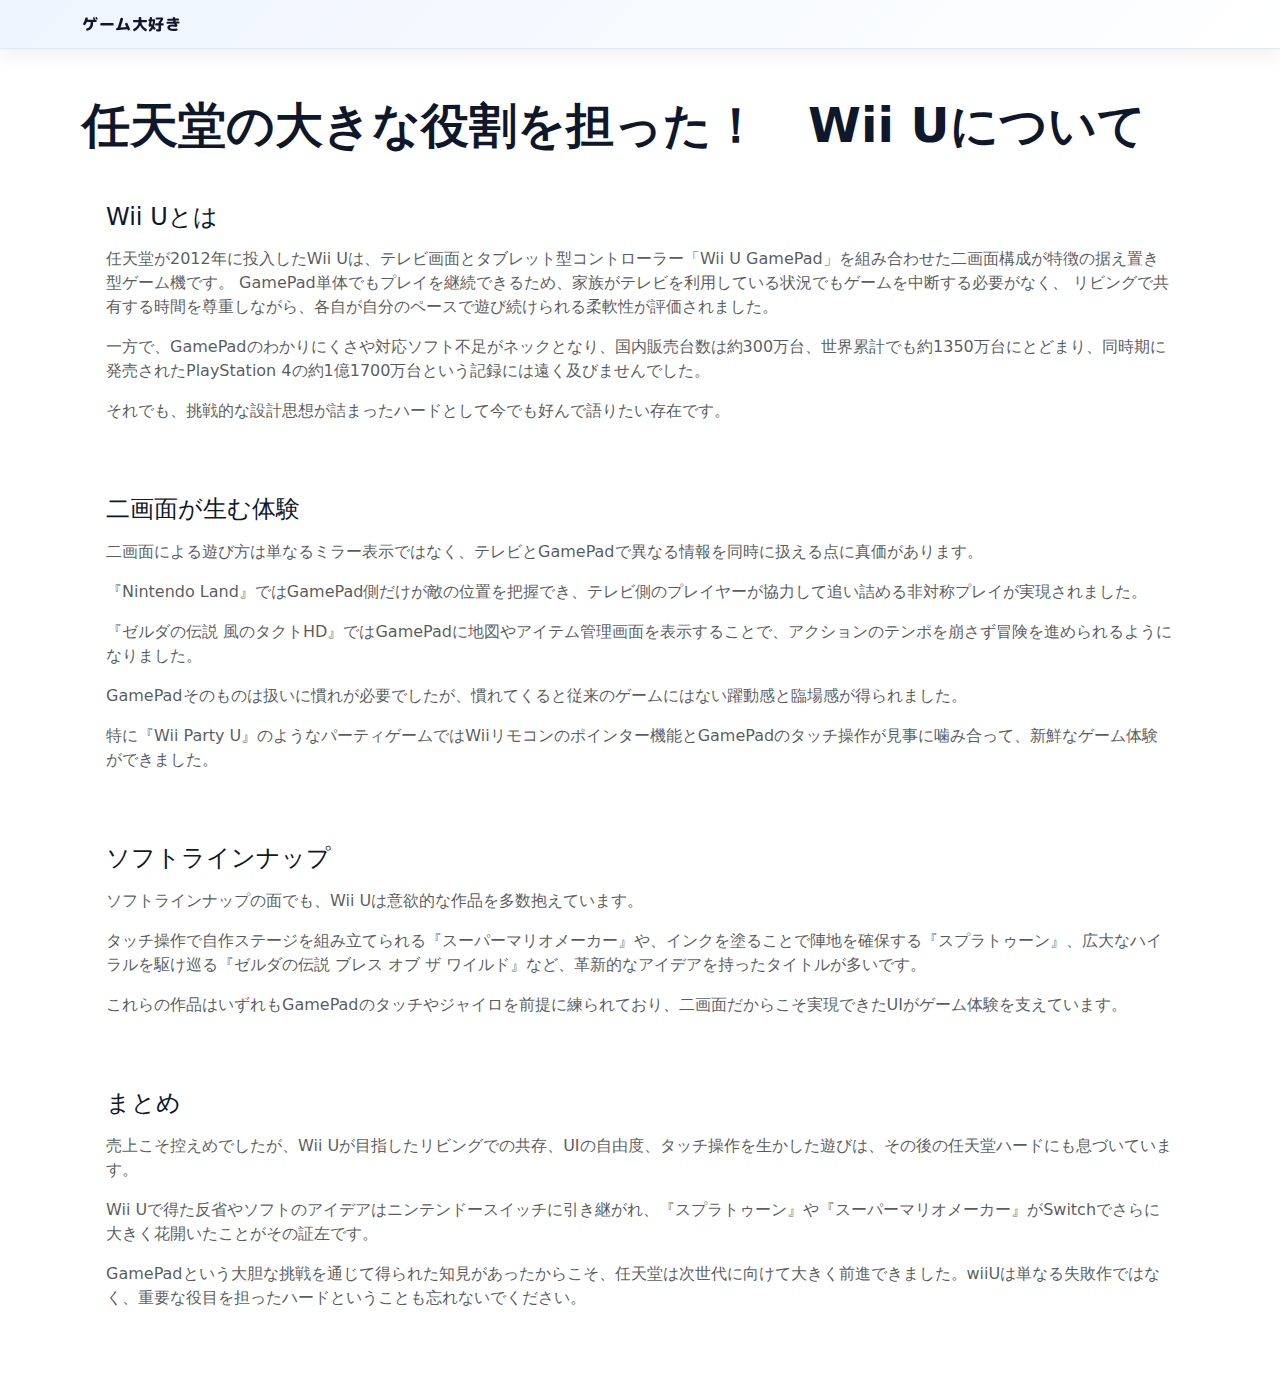
<file: docs/index.html>
<!DOCTYPE html>
<html lang="ja">
<head>
  <meta charset="UTF-8">
  <meta name="viewport" content="width=device-width, initial-scale=1.0">
  <title>任天堂の大きな役割を担った！　Wii Uについて</title>
  <meta name="description" content="任天堂の据え置き型ゲーム機Wii Uの特徴、二画面体験、代表的なソフト、そして次世代機への貢献をまとめています。">
  <meta name="robots" content="index, follow">
  <link rel="canonical" href="https://isshikiry-netizen.github.io/wiiU/">
  <link rel="alternate" hreflang="ja" href="https://isshikiry-netizen.github.io/wiiU/">
  <meta property="og:type" content="article">
  <meta property="og:title" content="任天堂の大きな役割を担った！　Wii Uについて">
  <meta property="og:description" content="Wii Uの特徴や二画面体験、代表的なソフト、次世代への影響を紹介する読み物です。">
  <meta property="og:locale" content="ja_JP">
  <meta property="og:url" content="https://isshikiry-netizen.github.io/wiiU/">
  <meta property="og:site_name" content="ゲーム大好き">
  <meta name="twitter:card" content="summary">
  <meta name="twitter:title" content="任天堂の大きな役割を担った！　Wii Uについて">
  <meta name="twitter:description" content="Wii Uの特徴や二画面体験、代表的なソフト、次世代への影響を紹介する読み物です。">
  <link rel="preconnect" href="https://fonts.googleapis.com">
  <link rel="preconnect" href="https://fonts.gstatic.com" crossorigin>
  <link href="https://fonts.googleapis.com/css2?family=M+PLUS+Rounded+1c:wght@700;800&display=swap" rel="stylesheet">
  <link rel="stylesheet" href="https://cdn.jsdelivr.net/npm/bootstrap@5.3.3/dist/css/bootstrap.min.css" integrity="sha384-QWTKZyjpPEjISv5WaRU9OFeRpok6YctnYmDr5pNlyT2bRjXh0JMhjY6hW+ALEwIH" crossorigin="anonymous">
  <link rel="stylesheet" href="styles.css">
</head>
<body>
  <div class="title-bar">
    <div class="container d-flex align-items-center">
      <span class="site-logo">ゲーム大好き</span>
    </div>
  </div>

  <main class="container py-5">
    <header class="mb-4">
      <h1 class="display-5 fw-bold mb-3 ">任天堂の大きな役割を担った！　Wii Uについて</h1>
    </header>

    <section class="section-card mb-4">
      <h2 class="h4 mb-3">Wii Uとは</h2>
      <p class="mb-3 text-body-secondary">
        任天堂が2012年に投入したWii Uは、テレビ画面とタブレット型コントローラー「Wii U GamePad」を組み合わせた二画面構成が特徴の据え置き型ゲーム機です。
        GamePad単体でもプレイを継続できるため、家族がテレビを利用している状況でもゲームを中断する必要がなく、
        リビングで共有する時間を尊重しながら、各自が自分のペースで遊び続けられる柔軟性が評価されました。
      </p>
      <p class="mb-3 text-body-secondary">
        一方で、GamePadのわかりにくさや対応ソフト不足がネックとなり、国内販売台数は約300万台、世界累計でも約1350万台にとどまり、同時期に発売されたPlayStation 4の約1億1700万台という記録には遠く及びませんでした。
      </p>
      <p class="mb-0 text-body-secondary">
        それでも、挑戦的な設計思想が詰まったハードとして今でも好んで語りたい存在です。
      </p>
    </section>

    <section class="section-card mb-4">
      <h2 class="h4 mb-3">二画面が生む体験</h2>
      <p class="mb-3 text-body-secondary">
        二画面による遊び方は単なるミラー表示ではなく、テレビとGamePadで異なる情報を同時に扱える点に真価があります。
      </p>
      <p class="mb-3 text-body-secondary">
        『Nintendo Land』ではGamePad側だけが敵の位置を把握でき、テレビ側のプレイヤーが協力して追い詰める非対称プレイが実現されました。
      </p>
      <p class="mb-3 text-body-secondary">
        『ゼルダの伝説 風のタクトHD』ではGamePadに地図やアイテム管理画面を表示することで、アクションのテンポを崩さず冒険を進められるようになりました。
      </p>
      <p class="mb-3 text-body-secondary">
        GamePadそのものは扱いに慣れが必要でしたが、慣れてくると従来のゲームにはない躍動感と臨場感が得られました。
      </p>
      <p class="mb-0 text-body-secondary">
        特に『Wii Party U』のようなパーティゲームではWiiリモコンのポインター機能とGamePadのタッチ操作が見事に噛み合って、新鮮なゲーム体験ができました。
      </p>
    </section>

    <section class="section-card mb-4">
      <h2 class="h4 mb-3">ソフトラインナップ</h2>
      <p class="mb-3 text-body-secondary">
        ソフトラインナップの面でも、Wii Uは意欲的な作品を多数抱えています。
      </p>
      <p class="mb-3 text-body-secondary">
        タッチ操作で自作ステージを組み立てられる『スーパーマリオメーカー』や、インクを塗ることで陣地を確保する『スプラトゥーン』、広大なハイラルを駆け巡る『ゼルダの伝説 ブレス オブ ザ ワイルド』など、革新的なアイデアを持ったタイトルが多いです。
      </p>
      <p class="mb-0 text-body-secondary">
        これらの作品はいずれもGamePadのタッチやジャイロを前提に練られており、二画面だからこそ実現できたUIがゲーム体験を支えています。
      </p>
    </section>

    <section class="section-card">
      <h2 class="h4 mb-3">まとめ</h2>
      <p class="mb-3 text-body-secondary">
        売上こそ控えめでしたが、Wii Uが目指したリビングでの共存、UIの自由度、タッチ操作を生かした遊びは、その後の任天堂ハードにも息づいています。
      </p>
      <p class="mb-3 text-body-secondary">
        Wii Uで得た反省やソフトのアイデアはニンテンドースイッチに引き継がれ、『スプラトゥーン』や『スーパーマリオメーカー』がSwitchでさらに大きく花開いたことがその証左です。
      </p>
      <p class="mb-0 text-body-secondary">
        GamePadという大胆な挑戦を通じて得られた知見があったからこそ、任天堂は次世代に向けて大きく前進できました。wiiUは単なる失敗作ではなく、重要な役目を担ったハードということも忘れないでください。
      </p>
    </section>
  </main>
</body>
</html>
</file>
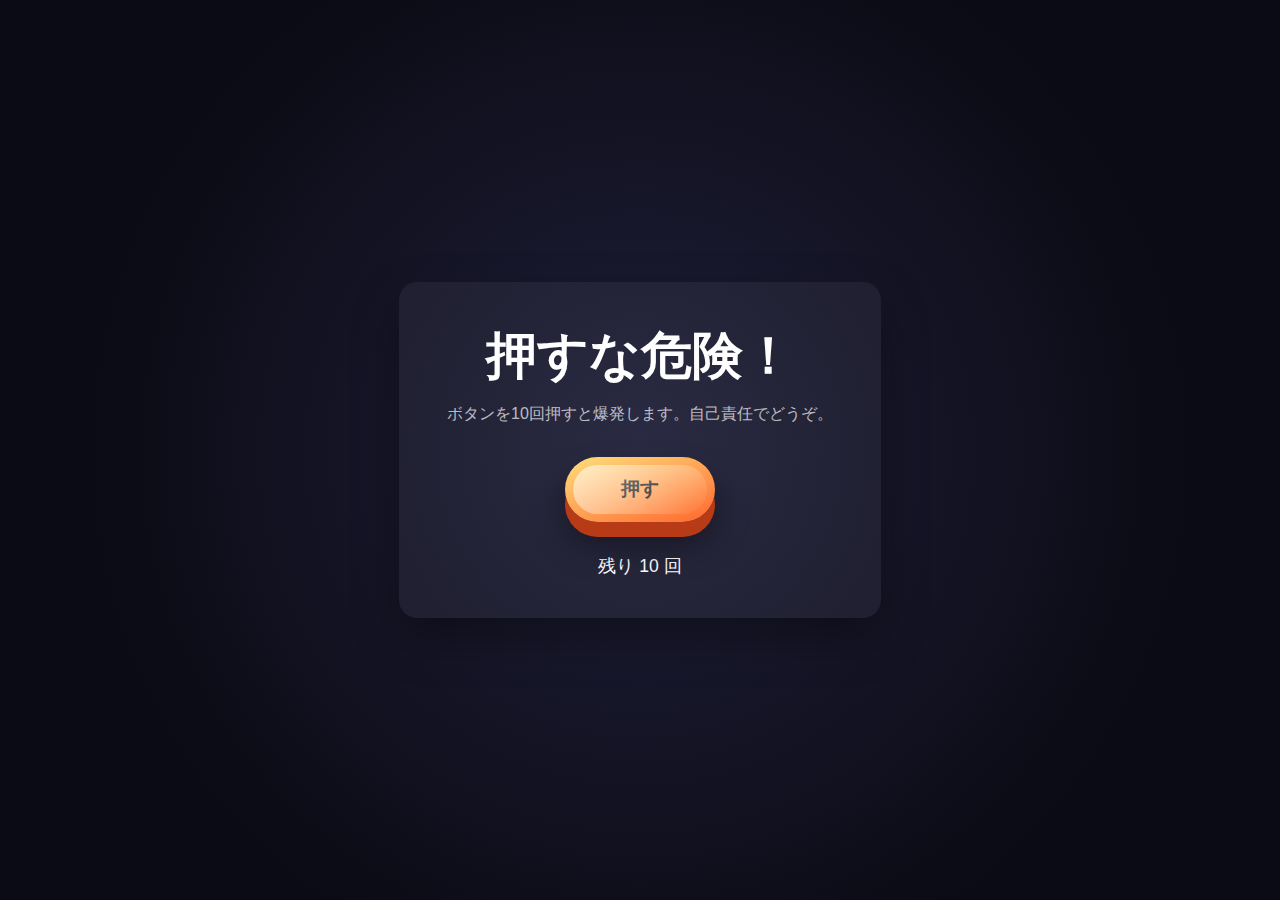
<file: proj1/index.html>
<!DOCTYPE html>
<html lang="ja">
  <head>
    <meta charset="UTF-8" />
    <meta name="viewport" content="width=device-width, initial-scale=1.0" />
    <title>爆発ボタン</title>
    <link rel="stylesheet" href="style.css" />
  </head>
  <body>
    <main class="panel" id="panel">
      <h1>押すな危険！</h1>
      <p>ボタンを10回押すと爆発します。自己責任でどうぞ。</p>
      <button id="dangerButton">押す</button>
      <div class="status" id="status">残り 10 回</div>
    </main>
    <script src="main.js" defer></script>
  </body>
</html>
</file>
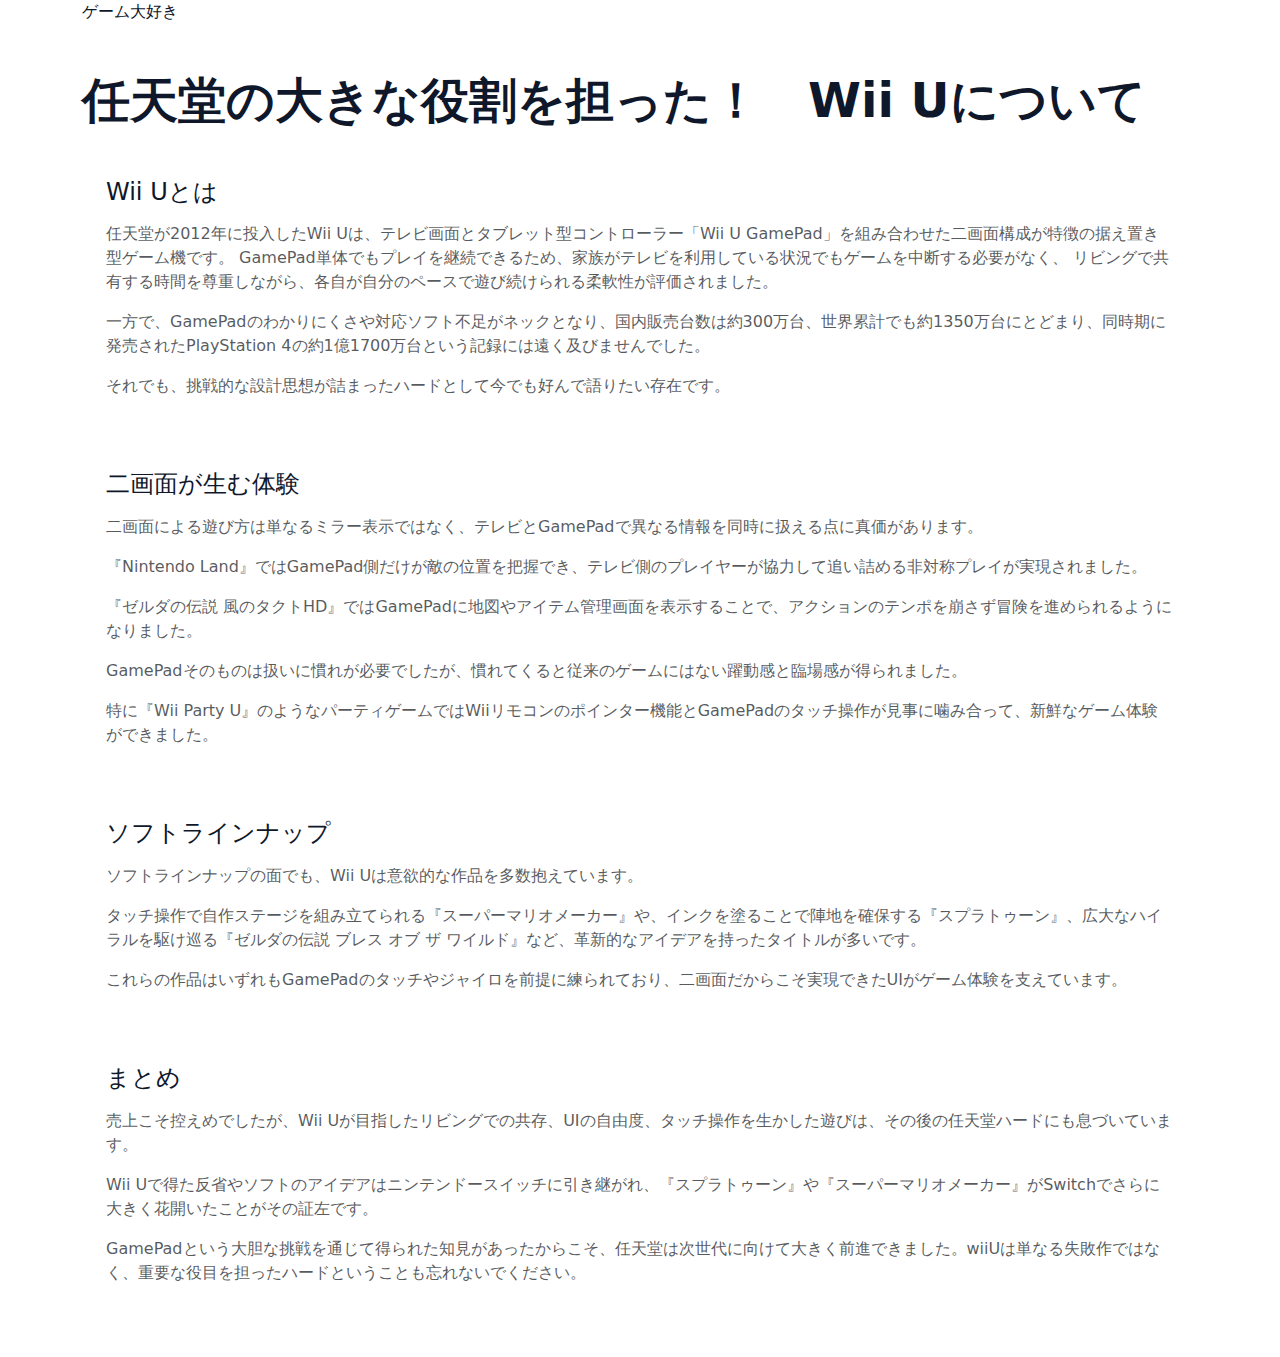
<file: proj4/public/index.html>
<!DOCTYPE html>
<html lang="ja">
<head>
  <meta charset="UTF-8">
  <meta name="viewport" content="width=device-width, initial-scale=1.0">
  <title>任天堂の大きな役割を担った！　Wii Uについて</title>
  <link rel="preconnect" href="https://fonts.googleapis.com">
  <link rel="preconnect" href="https://fonts.gstatic.com" crossorigin>
  <link href="https://fonts.googleapis.com/css2?family=M+PLUS+Rounded+1c:wght@700;800&display=swap" rel="stylesheet">
  <link rel="stylesheet" href="https://cdn.jsdelivr.net/npm/bootstrap@5.3.3/dist/css/bootstrap.min.css" integrity="sha384-QWTKZyjpPEjISv5WaRU9OFeRpok6YctnYmDr5pNlyT2bRjXh0JMhjY6hW+ALEwIH" crossorigin="anonymous">
  <link rel="stylesheet" href="styles.css">
</head>
<body>
  <div class="title-bar">
    <div class="container d-flex align-items-center">
      <span class="site-logo">ゲーム大好き</span>
    </div>
  </div>

  <main class="container py-5">
    <header class="mb-4">
      <h1 class="display-5 fw-bold mb-3 ">任天堂の大きな役割を担った！　Wii Uについて</h1>
    </header>

    <section class="section-card mb-4">
      <h2 class="h4 mb-3">Wii Uとは</h2>
      <p class="mb-3 text-body-secondary">
        任天堂が2012年に投入したWii Uは、テレビ画面とタブレット型コントローラー「Wii U GamePad」を組み合わせた二画面構成が特徴の据え置き型ゲーム機です。
        GamePad単体でもプレイを継続できるため、家族がテレビを利用している状況でもゲームを中断する必要がなく、
        リビングで共有する時間を尊重しながら、各自が自分のペースで遊び続けられる柔軟性が評価されました。
      </p>
      <p class="mb-3 text-body-secondary">
        一方で、GamePadのわかりにくさや対応ソフト不足がネックとなり、国内販売台数は約300万台、世界累計でも約1350万台にとどまり、同時期に発売されたPlayStation 4の約1億1700万台という記録には遠く及びませんでした。
      </p>
      <p class="mb-0 text-body-secondary">
        それでも、挑戦的な設計思想が詰まったハードとして今でも好んで語りたい存在です。
      </p>
    </section>

    <section class="section-card mb-4">
      <h2 class="h4 mb-3">二画面が生む体験</h2>
      <p class="mb-3 text-body-secondary">
        二画面による遊び方は単なるミラー表示ではなく、テレビとGamePadで異なる情報を同時に扱える点に真価があります。
      </p>
      <p class="mb-3 text-body-secondary">
        『Nintendo Land』ではGamePad側だけが敵の位置を把握でき、テレビ側のプレイヤーが協力して追い詰める非対称プレイが実現されました。
      </p>
      <p class="mb-3 text-body-secondary">
        『ゼルダの伝説 風のタクトHD』ではGamePadに地図やアイテム管理画面を表示することで、アクションのテンポを崩さず冒険を進められるようになりました。
      </p>
      <p class="mb-3 text-body-secondary">
        GamePadそのものは扱いに慣れが必要でしたが、慣れてくると従来のゲームにはない躍動感と臨場感が得られました。
      </p>
      <p class="mb-0 text-body-secondary">
        特に『Wii Party U』のようなパーティゲームではWiiリモコンのポインター機能とGamePadのタッチ操作が見事に噛み合って、新鮮なゲーム体験ができました。
      </p>
    </section>

    <section class="section-card mb-4">
      <h2 class="h4 mb-3">ソフトラインナップ</h2>
      <p class="mb-3 text-body-secondary">
        ソフトラインナップの面でも、Wii Uは意欲的な作品を多数抱えています。
      </p>
      <p class="mb-3 text-body-secondary">
        タッチ操作で自作ステージを組み立てられる『スーパーマリオメーカー』や、インクを塗ることで陣地を確保する『スプラトゥーン』、広大なハイラルを駆け巡る『ゼルダの伝説 ブレス オブ ザ ワイルド』など、革新的なアイデアを持ったタイトルが多いです。
      </p>
      <p class="mb-0 text-body-secondary">
        これらの作品はいずれもGamePadのタッチやジャイロを前提に練られており、二画面だからこそ実現できたUIがゲーム体験を支えています。
      </p>
    </section>

    <section class="section-card">
      <h2 class="h4 mb-3">まとめ</h2>
      <p class="mb-3 text-body-secondary">
        売上こそ控えめでしたが、Wii Uが目指したリビングでの共存、UIの自由度、タッチ操作を生かした遊びは、その後の任天堂ハードにも息づいています。
      </p>
      <p class="mb-3 text-body-secondary">
        Wii Uで得た反省やソフトのアイデアはニンテンドースイッチに引き継がれ、『スプラトゥーン』や『スーパーマリオメーカー』がSwitchでさらに大きく花開いたことがその証左です。
      </p>
      <p class="mb-0 text-body-secondary">
        GamePadという大胆な挑戦を通じて得られた知見があったからこそ、任天堂は次世代に向けて大きく前進できました。wiiUは単なる失敗作ではなく、重要な役目を担ったハードということも忘れないでください。
      </p>
    </section>
  </main>
</body>
</html>
</file>
<file: docs/styles.css>
:root {
  --ink: #0f172a;
  --muted: #475569;
  --border: #e2e8f0;
}

*,
*::before,
*::after {
  box-sizing: border-box;
}

body {
  margin: 0;
  background: #ffffff;
  color: var(--ink);
  font-family: "Hiragino Sans", "Noto Sans JP", "Segoe UI", "Helvetica Neue", system-ui, -apple-system, sans-serif;
}

.title-bar {
  position: sticky;
  top: 0;
  z-index: 10;
  width: 100%;
  display: flex;
  align-items: center;
  padding: 12px 0;
  background: linear-gradient(135deg, #eef5ff, #ffffff);
  border-bottom: 1px solid var(--border);
  box-shadow: 0 8px 18px rgba(15, 23, 42, 0.06);
}

.site-logo {
  font-weight: 800;
  letter-spacing: 0.5px;
  color: var(--ink);
  font-family: "M PLUS Rounded 1c", "Hiragino Sans", "Noto Sans JP", "Segoe UI", "Helvetica Neue", system-ui, -apple-system, sans-serif;
}

.section-card {
  background: #ffffff;
  /* border: 1px solid var(--border); */
  border-radius: 14px;
  padding: 24px;
  /* box-shadow: 0 8px 20px rgba(15, 23, 42, 0.06); */
}

.section-card p {
  color: var(--muted);
}

@media (max-width: 576px) {
  .section-card {
    padding: 20px;
  }
}
</file>
<file: proj1/style.css>
:root {
  font-family: "Helvetica Neue", Arial, sans-serif;
  color: #fefefe;
}

body {
  min-height: 100vh;
  margin: 0;
  display: flex;
  flex-direction: column;
  align-items: center;
  justify-content: center;
  background: radial-gradient(circle, #1f1f39 0%, #0b0b15 70%);
}

.panel {
  text-align: center;
  padding: 2.5rem 3rem;
  border-radius: 18px;
  background: rgba(255, 255, 255, 0.05);
  box-shadow: 0 20px 45px rgba(0, 0, 0, 0.35);
  transition: transform 0.2s ease, background 0.2s ease;
}

.panel.exploded {
  background: rgba(255, 69, 0, 0.15);
  transform: scale(1.05);
}

h1 {
  margin: 0 0 0.8rem;
  font-size: clamp(2.2rem, 4vw, 3.2rem);
}

p {
  margin: 0 0 2rem;
  color: rgba(255, 255, 255, 0.7);
}

button {
  position: relative;
  border: none;
  border-radius: 999px;
  padding: 1.2rem 3.5rem;
  font-size: 1.2rem;
  font-weight: 600;
  color: #111;
  background: linear-gradient(160deg, #ffdf7c, #ff672e);
  cursor: pointer;
  transition: transform 0.15s ease, box-shadow 0.15s ease;
  box-shadow: 0 15px 0 #b63b16, 0 22px 35px rgba(0, 0, 0, 0.45);
}

button::after {
  content: "";
  position: absolute;
  inset: 8px;
  border-radius: inherit;
  background: linear-gradient(140deg, rgba(255, 255, 255, 0.6), rgba(255, 255, 255, 0));
  pointer-events: none;
}

button:hover:not(:disabled) {
  transform: translateY(-4px);
  box-shadow: 0 15px 0 #b63b16, 0 30px 45px rgba(0, 0, 0, 0.5);
}

button:active:not(:disabled) {
  transform: translateY(4px);
  box-shadow: 0 7px 0 #b63b16, 0 14px 25px rgba(0, 0, 0, 0.35);
}

button:disabled {
  cursor: not-allowed;
  background: #3a3a3a;
  color: #bbb;
  box-shadow: none;
}

.status {
  margin-top: 2rem;
  font-size: 1.1rem;
}

.flash-overlay {
  position: fixed;
  top: 0;
  left: 0;
  width: 100%;
  height: 100%;
  background: radial-gradient(circle, rgba(255, 255, 255, 0.9), transparent 60%);
  pointer-events: none;
  animation: flash 0.6s ease-out forwards;
}

@keyframes flash {
  0% {
    opacity: 0;
  }
  10% {
    opacity: 1;
  }
  100% {
    opacity: 0;
  }
}
</file>
<file: proj4/public/styles.css>
:root {
  --ink: #0f172a;
  --muted: #475569;
  --border: #e2e8f0;
}

*,
*::before,
*::after {
  box-sizing: border-box;
}

body {
  margin: 0;
  background: #ffffff;
  color: var(--ink);
  font-family: "Hiragino Sans", "Noto Sans JP", "Segoe UI", "Helvetica Neue", system-ui, -apple-system, sans-serif;
}

.section-card {
  background: #ffffff;
  /* border: 1px solid var(--border); */
  border-radius: 14px;
  padding: 24px;
  /* box-shadow: 0 8px 20px rgba(15, 23, 42, 0.06); */
}

.section-card p {
  color: var(--muted);
}

@media (max-width: 576px) {
  .section-card {
    padding: 20px;
  }
}
</file>
